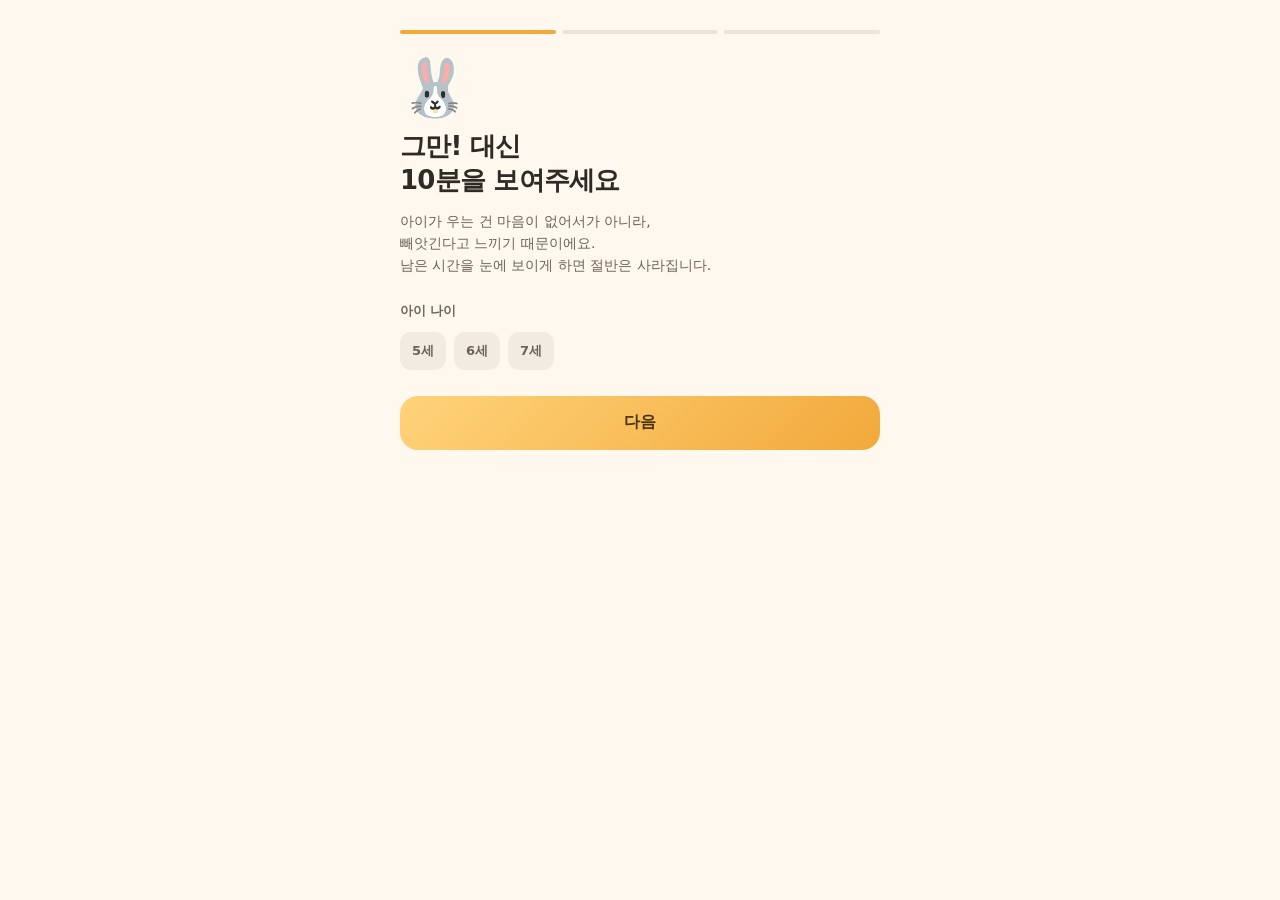
<file: index.html>
<!doctype html>
<html lang="ko">
<head>
<script>document.documentElement.classList.add('js');</script>
<meta charset="utf-8">
<meta name="viewport" content="width=device-width,initial-scale=1,viewport-fit=cover,maximum-scale=1,user-scalable=no">
<title>미리 — 그만! 대신 10분을 보여주세요</title>
<meta name="description" content="5~7세 아이의 전환을 덜 아프게. 남은 시간을 보여주고, 고르게 하는 앱.">
<meta name="theme-color" content="#FFF8EE" media="(prefers-color-scheme: light)">
<meta name="theme-color" content="#17130F" media="(prefers-color-scheme: dark)">
<meta name="apple-mobile-web-app-capable" content="yes">
<meta name="apple-mobile-web-app-status-bar-style" content="default">
<meta name="apple-mobile-web-app-title" content="미리">
<link rel="manifest" href="manifest.webmanifest">
<link rel="icon" href="icons/icon.svg" type="image/svg+xml">
<link rel="apple-touch-icon" href="icons/icon-192.png">
<link rel="stylesheet" href="css/app.css">
</head>
<body>
<noscript>
  <div style="padding:18px 20px;background:#FFF1D8;color:#7A5A22;font-weight:800;font-size:14px;line-height:1.6">
    이 미리보기는 스크립트를 실행하지 않습니다. 실제 앱은 파일을 브라우저로 직접 여세요.
  </div>
</noscript>

<div id="offline-bar" hidden>인터넷이 없어도 시계는 돌아가요.</div>

<main id="app">

  <!-- ================= 온보딩 ================= -->
  <section id="view-onboarding" class="view">
    <div class="ob-progress"><i class="on"></i><i></i><i></i></div>

    <div class="ob-step active" data-step="1">
      <div class="ob-hero">🐰</div>
      <h1 class="h1">그만! 대신<br>10분을 보여주세요</h1>
      <p class="sub" style="margin-top:12px">
        아이가 우는 건 마음이 없어서가 아니라,<br>빼앗긴다고 느끼기 때문이에요.<br>
        남은 시간을 눈에 보이게 하면 절반은 사라집니다.
      </p>
      <div class="stack" style="margin-top:26px">
        <p class="muted" style="font-weight:800">아이 나이</p>
        <div class="seg" id="ob-age" style="gap:8px">
          <button data-age="5">5세</button>
          <button data-age="6">6세</button>
          <button data-age="7">7세</button>
        </div>
        <button class="btn sand" id="ob-next-1" style="margin-top:14px">다음</button>
      </div>
    </div>

    <div class="ob-step" data-step="2">
      <h1 class="h1">오늘 가장<br>힘든 순간은?</h1>
      <p class="sub" style="margin-top:10px">그 순간부터 바로 쓸 수 있게 준비해둘게요.</p>
      <div class="opt-grid" id="ob-moment">
        <button class="opt" data-key="go"><span class="em">🎒</span><span class="lb">등원</span></button>
        <button class="opt" data-key="home"><span class="em">🏠</span><span class="lb">하원</span></button>
        <button class="opt" data-key="bath"><span class="em">🛁</span><span class="lb">목욕</span></button>
        <button class="opt" data-key="sleep"><span class="em">🌙</span><span class="lb">잠자리</span></button>
      </div>
      <button class="btn sand" id="ob-next-2" style="margin-top:22px">다음</button>
    </div>

    <div class="ob-step" data-step="3">
      <div class="ob-hero">⏳</div>
      <h1 class="h1" id="ob-done-title">준비 끝났어요</h1>
      <p class="sub" style="margin-top:12px" id="ob-done-sub">
        3분만 먼저 해볼까요? 지금 아이에게 보여주세요.
      </p>
      <div class="card" style="margin-top:20px">
        <div class="row between">
          <div class="row" style="gap:10px">
            <span style="font-size:26px" id="ob-preview-em">🎒</span>
            <div>
              <div style="font-weight:800" id="ob-preview-lb">등원</div>
              <div class="muted" id="ob-preview-mt">10분</div>
            </div>
          </div>
          <span class="pill-time">첫 실행</span>
        </div>
      </div>
      <button class="btn sand" id="ob-start" style="margin-top:16px">지금 3분 켜보기</button>
      <button class="btn ghost" id="ob-skip" style="margin-top:10px">먼저 둘러볼게요</button>
    </div>
  </section>

  <!-- ================= 홈 ================= -->
  <section id="view-home" class="view">
    <div class="row between" style="margin-bottom:18px">
      <div class="brand"><span class="brand-dot"></span>미리</div>
      <div class="row" style="gap:8px">
        <button class="child-chip" id="home-child" aria-label="아이 바꾸기">🐰</button>
        <div class="muted" id="home-date"></div>
      </div>
    </div>

    <div class="hero">
      <div class="now-label">지금 이 순간</div>
      <div class="hero-title"><span class="em" id="hero-em">🎒</span><span id="hero-lb">등원</span></div>
      <div class="sub" id="hero-sub">10분을 보여주고 시작하세요.</div>
      <div class="hero-actions">
        <button class="btn sand" id="hero-start">시계 켜기</button>
        <button class="btn ghost" id="hero-change" style="width:auto;flex:none;min-width:88px">시간</button>
      </div>
      <div class="hero-meta" id="hero-usage"></div>
    </div>

    <div class="install-banner" id="install-banner" hidden>
      <div class="ib-text">
        <strong>홈 화면에 추가</strong>
        <span id="install-banner-sub">앱처럼 열리고, 알림도 받을 수 있어요.</span>
      </div>
      <button class="btn ghost sm" id="install-banner-go">추가</button>
      <button class="ib-x" id="install-banner-x" aria-label="닫기">✕</button>
    </div>

    <div class="section" id="routine-section" hidden>
      <div class="section-head"><h2 class="h2">루틴</h2><span class="muted" id="routine-lock"></span></div>
      <div class="stack" id="routine-list"></div>
    </div>

    <div class="section">
      <div class="section-head"><h2 class="h2">오늘의 전환</h2><span class="muted" id="home-today-stat"></span></div>
      <div class="preset-grid" id="preset-grid"></div>
    </div>

    <div class="section">
      <div class="section-head"><h2 class="h2">방금 전</h2><span class="muted" id="home-log-count"></span></div>
      <div class="card" style="padding:8px 16px" id="home-logs"></div>
    </div>
  </section>

  <!-- ================= 카드 ================= -->
  <section id="view-cards" class="view">
    <h1 class="h1" style="margin-bottom:8px">둘 중에 골라</h1>
    <p class="sub" style="margin-bottom:20px">어른이 정할 순간을 아이 손에 넘겨주세요.<br>고른 기록이 남아서, 뒤집기 어려워집니다.</p>
    <div class="stack" id="set-list"></div>

    <div class="section">
      <div class="section-head"><h2 class="h2">내 사진으로</h2><span class="muted" id="photo-count"></span></div>
      <div class="chip-row" id="photo-set"></div>
      <div class="set-group">
        <div class="set-item">
          <span class="k">사진 카드 추가</span>
          <button class="btn ghost sm" id="photo-add">사진 고르기</button>
        </div>
      </div>
      <div class="photo-strip" id="photo-list"></div>
      <input type="file" id="photo-file" accept="image/*" capture="environment" hidden>
    </div>

    <div class="section">
      <div class="section-head"><h2 class="h2">최근 선택</h2></div>
      <div class="card" style="padding:8px 16px" id="choice-logs"></div>
    </div>
  </section>

  <!-- ================= 기록 ================= -->
  <section id="view-records" class="view">
    <h1 class="h1" style="margin-bottom:6px">기록</h1>
    <p class="sub" style="margin-bottom:16px">잘한 것만 조용히 쌓입니다. 점수도, 순위도 없어요.</p>

    <div class="chip-row" id="rec-child"></div>

    <div class="stat-row">
      <div class="stat"><div class="n" id="st-week">0</div><div class="l">이번 주 성공</div></div>
      <div class="stat"><div class="n" id="st-total">0</div><div class="l">전체 전환</div></div>
      <div class="stat"><div class="n" id="st-rate">–</div><div class="l">성공률</div></div>
    </div>

    <div class="section">
      <div class="section-head"><h2 class="h2" id="chart-title">최근 7일</h2><span class="muted" id="chart-hint"></span></div>
      <div class="card"><div class="chart" id="chart"></div></div>
    </div>

    <div class="section">
      <div class="section-head"><h2 class="h2">오늘</h2></div>
      <div class="card" style="padding:8px 16px" id="today-logs"></div>
    </div>
  </section>

  <!-- ================= 설정 ================= -->
  <section id="view-settings" class="view">
    <h1 class="h1" style="margin-bottom:20px">설정</h1>

    <div class="section-head"><h2 class="h2">아이</h2><button class="btn ghost sm" id="child-add">아이 추가</button></div>
    <div class="chip-row" id="child-chips"></div>
    <div class="set-group" style="margin-top:10px">
      <div class="set-item">
        <span class="k">나이</span>
        <div class="seg" id="set-age">
          <button data-age="5">5</button><button data-age="6">6</button><button data-age="7">7</button>
        </div>
      </div>
    </div>

    <div class="section">
      <div class="section-head"><h2 class="h2">소리와 화면</h2></div>
      <div class="set-group">
        <div class="set-item">
          <span class="k">소리<small>절반 · 30초 · 끝날 때</small></span>
          <button class="switch" id="set-sound" aria-label="소리"></button>
        </div>
        <div class="set-item" id="haptics-row">
          <span class="k">진동</span><button class="switch" id="set-haptics" aria-label="진동"></button>
        </div>
        <div class="set-item">
          <span class="k">화면</span>
          <div class="seg" id="set-theme">
            <button data-theme="auto">자동</button>
            <button data-theme="light">밝게</button>
            <button data-theme="dark">어둡게</button>
          </div>
        </div>
      </div>
    </div>

    <div class="section">
      <div class="section-head"><h2 class="h2">알림</h2></div>
      <div class="set-group">
        <div class="set-item">
          <span class="k">종료 알림</span>
          <button class="btn ghost sm" id="set-notify">켜기</button>
        </div>
        <div class="set-item"><span class="k">지금 상태</span><span class="v" id="set-notify-state">–</span></div>
        <div class="set-item"><span class="k">조용한 시간</span><span class="v">22:00 ~ 07:00</span></div>
      </div>
      <p class="note" id="notify-note"></p>
    </div>

    <div class="section">
      <div class="section-head"><h2 class="h2">전환 시간</h2><button class="btn ghost sm" id="preset-add">추가</button></div>
      <div class="set-group" id="preset-settings"></div>
    </div>

    <div class="section">
      <div class="section-head"><h2 class="h2">루틴</h2><span class="muted" id="routine-plan"></span></div>
      <div class="set-group" id="routine-settings"></div>
    </div>

    <div class="section">
      <div class="section-head"><h2 class="h2">앱</h2></div>
      <div class="set-group" id="install-block" hidden>
        <div class="set-item">
          <span class="k">홈 화면에 추가</span>
          <span class="v">브라우저 메뉴 → 홈 화면에 추가</span>
        </div>
      </div>
      <div class="set-group" style="margin-top:12px">
        <div class="set-item"><span class="k">내보내기 (JSON)</span><button class="btn ghost sm" id="data-export">저장</button></div>
        <div class="set-item"><span class="k">내보내기 (CSV)</span><button class="btn ghost sm" id="data-export-csv">저장</button></div>
        <div class="set-item"><span class="k">불러오기</span><button class="btn ghost sm" id="data-import">파일 선택</button></div>
        <div class="set-item"><span class="k">데이터 초기화</span><button class="btn ghost sm" id="set-reset">초기화</button></div>
      </div>
      <input type="file" id="import-file" accept="application/json,.json" hidden>
    </div>

    <p class="privacy" style="margin-top:22px">
      아이의 기록은 이 기기 밖으로 나가지 않습니다.<br>
      서버로 보내지 않고, 계정도 만들지 않습니다.<br><br>
      미리 v1.1
    </p>
  </section>

  <!-- ================= 페이월 ================= -->
  <section id="view-paywall" class="view">
    <button class="pw-back" id="paywall-back" aria-label="뒤로">←</button>
    <div class="pw-hero">🌅</div>
    <h1 class="h1" style="margin-bottom:10px" id="paywall-title">매일 아침 4단계를<br>한 번에</h1>
    <p class="sub" id="paywall-why">기상부터 등원까지, 단계마다 시계를 켜지 않아도 됩니다.</p>

    <div class="card" style="margin-top:22px">
      <div class="pw-line"><span>루틴 세트 (아침·저녁)</span><b>포함</b></div>
      <div class="pw-line"><span>사진 카드 (내 물건으로)</span><b>포함</b></div>
      <div class="pw-line"><span>시계 횟수 제한 없음</span><b>포함</b></div>
      <div class="pw-line"><span>기록 30일</span><b>포함</b></div>
      <div class="pw-line"><span>아이 두 명</span><b>포함</b></div>
    </div>

    <div class="pw-price"><b>월 4,900원</b><span> · 연 39,000원</span></div>
    <p class="note" style="text-align:center">지금은 베타 기간이라 결제 없이 켜볼 수 있어요.</p>

    <button class="btn sand" id="paywall-cta" style="margin-top:14px">베타로 켜기</button>
    <button class="btn ghost" id="paywall-later" style="margin-top:10px">지금은 무료로 계속</button>
  </section>

</main>

<!-- ================= 아이 화면 ================= -->
<section id="view-kid" class="fullscreen">
  <div class="kid-wrap" id="kid-wrap">
    <div class="routine-dots" id="routine-dots"></div>
    <div class="jar" id="jar">
      <div class="sand-fill" id="sand"></div>
      <div class="jar-ticks" id="jar-ticks" aria-hidden="true"></div>
      <div class="bunny" id="bunny">🐰</div>
      <div class="door" id="door">🚪</div>
    </div>
    <div class="kid-cue" id="kid-cue" role="status" aria-live="polite"></div>
    <button class="kid-exit" id="kid-exit" aria-label="나가기">✕</button>
    <div class="end-panel" id="end-panel">
      <div class="end-hint" id="end-hint">부모님만</div>
      <div class="end-row">
        <button class="btn ghost" id="end-extend">3분 더</button>
        <button class="btn sand" id="end-done">잘 넘어갔어요</button>
      </div>
    </div>
  </div>
</section>

<!-- ================= 선택 카드 화면 ================= -->
<section id="view-choice" class="fullscreen">
  <div class="choice-wrap">
    <button class="kid-exit" id="choice-exit" aria-label="닫기">✕</button>
    <div class="choice-q" id="choice-q">뭘 입을까?</div>
    <div class="choice-grid" id="choice-grid"></div>
    <div class="choice-foot" id="choice-foot" style="display:none">
      <button class="btn ghost sm" id="choice-again">한 번 더</button>
      <button class="btn sm" id="choice-close">닫기</button>
    </div>
  </div>
</section>

<!-- ================= 탭바 ================= -->
<nav id="tabbar" hidden>
  <div class="tabs">
    <button class="tab on" data-tab="home"><span class="ic">🏠</span><span>홈</span></button>
    <button class="tab" data-tab="cards"><span class="ic">🃏</span><span>골라</span></button>
    <button class="tab" data-tab="records"><span class="ic">📊</span><span>기록</span></button>
    <button class="tab" data-tab="settings"><span class="ic">⚙️</span><span>설정</span></button>
  </div>
</nav>

<div class="sheet-back" id="sheet">
  <div class="sheet">
    <div class="row between">
      <span class="h2" id="sheet-title">몇 분 보여줄까요?</span>
      <span class="muted">숫자는 아이에게 안 보여요</span>
    </div>
    <div class="seg sheet-mode" id="sheet-mode">
      <button data-mode="until">시작까지</button>
      <button data-mode="during">하는 동안</button>
    </div>
    <p class="sheet-mode-note" id="sheet-mode-note"></p>
    <div class="sheet-grid" id="sheet-grid">
      <button data-min="1">1분</button>
      <button data-min="3">3분</button>
      <button data-min="5">5분</button>
      <button data-min="10">10분</button>
      <button data-min="15">15분</button>
      <button data-min="20">20분</button>
    </div>
    <div class="sheet-custom">
      <input type="number" id="sheet-custom" min="1" max="60" inputmode="numeric" placeholder="직접 입력">
      <span class="muted">분</span>
      <button class="btn ghost sm" id="sheet-custom-go">시작</button>
    </div>
    <button class="btn ghost" id="sheet-cancel" style="margin-top:14px">닫기</button>
  </div>
</div>

<div class="confirm-back" id="confirm">
  <div class="confirm">
    <div class="h2" id="confirm-title">확인</div>
    <p class="sub" id="confirm-text" style="margin-top:8px"></p>
    <input id="confirm-input" hidden maxlength="12" style="margin-top:14px;width:100%;height:46px;border-radius:14px;border:1.5px solid rgba(46,42,38,.18);background:transparent;color:inherit;font:inherit;font-weight:700;padding:0 14px">
    <div class="confirm-row">
      <button class="btn ghost" id="confirm-cancel">취소</button>
      <button class="btn sand" id="confirm-ok">확인</button>
    </div>
  </div>
</div>

<div id="toast"></div>

<script src="js/store.js"></script>
<script src="js/app.js"></script>
</body>
</html>
</file>
<file: css/app.css>
:root{
  --cream:#FFF8EE;
  --card:#FFFFFF;
  --ink:#2E2A26;
  --ink-2:#6B6259;
  --ink-3:#6E655C;
  --sand:#F2A93B;
  --sand-2:#FFD37A;
  --sand-ink:#8A5A0C;
  --mint:#6FC1A0;
  --sky:#8AB6E1;
  --rose:#E88E8E;
  --line:rgba(46,42,38,.08);
  --line-2:rgba(46,42,38,.14);
  --r-lg:28px;
  --r-md:20px;
  --r-sm:14px;
  --shadow:0 10px 30px rgba(120,95,60,.10);
  --shadow-lg:0 18px 50px rgba(120,95,60,.16);
  --safe-b:env(safe-area-inset-bottom,0px);
  --safe-t:env(safe-area-inset-top,0px);
}

/* 다크 테마: 잠자리 전환에서 눈부시지 않게 */
html[data-theme="dark"]{
  --cream:#17130F;
  --card:#221C17;
  --ink:#F3EBE0;
  --ink-2:#C8BDAF;
  --ink-3:#A2968A;
  --sand:#F2A93B;
  --sand-2:#FFC86B;
  --sand-ink:#FFC86B;
  --line:rgba(243,235,224,.10);
  --line-2:rgba(243,235,224,.18);
  --shadow:0 10px 30px rgba(0,0,0,.36);
  --shadow-lg:0 18px 50px rgba(0,0,0,.5);
}
html[data-theme="dark"] .hero{
  background:linear-gradient(150deg,#2B2219 0%,#332818 55%,#3A2C17 100%);
}
html[data-theme="dark"] .hero .now-label{color:#FFC86B}
html[data-theme="dark"] .hero::after{background:rgba(255,255,255,.05)}
html[data-theme="dark"] .opt,
html[data-theme="dark"] .preset,
html[data-theme="dark"] .set-tile,
html[data-theme="dark"] .choice-card{background:var(--card)}
html[data-theme="dark"] .btn.ghost{background:rgba(243,235,224,.10);color:var(--ink)}
html[data-theme="dark"] .btn.sand{color:#3D2F10}
html[data-theme="dark"] .pill-time{background:rgba(255,200,107,.16);color:#FFC86B}
html[data-theme="dark"] .tag.s{background:rgba(111,193,160,.18);color:#8FD8BA}
html[data-theme="dark"] .privacy{color:var(--ink-3)}

*{box-sizing:border-box;-webkit-tap-highlight-color:transparent}
html,body{margin:0;padding:0}
body{
  background:var(--cream);
  color:var(--ink);
  font-family:-apple-system,BlinkMacSystemFont,"Apple SD Gothic Neo","Pretendard","Noto Sans KR","Malgun Gothic",system-ui,sans-serif;
  -webkit-font-smoothing:antialiased;
  overflow-x:hidden;
}
button{font:inherit;color:inherit;border:0;background:none;cursor:pointer}
h1,h2,h3,p{margin:0}
ul{margin:0;padding:0;list-style:none}

#app{
  max-width:520px;
  margin:0 auto;
  padding:calc(var(--safe-t) + 18px) 20px calc(92px + var(--safe-b));
  min-height:100vh;
  min-height:100dvh;
}
.view{display:block}
/* JS가 없으면 온보딩 정적 내용이 그대로 보인다 (미리보기에서 흰 화면 방지) */
html.js .view{display:none;animation:fade .22s ease}
html.js .view.active{display:block}
@keyframes fade{from{opacity:0;transform:translateY(6px)}to{opacity:1;transform:none}}

/* 모션 감소: 애니메이션 없이 즉시 상태 전환 */
@media (prefers-reduced-motion: reduce){
  *,*::before,*::after{
    animation-duration:.001ms !important;
    animation-iteration-count:1 !important;
    transition-duration:.001ms !important;
    scroll-behavior:auto !important;
  }
}
html.reduce-motion .bunny.wave{animation:none}
html.reduce-motion .bunny.leave{transition:none}

/* ---------- 공통 ---------- */
.brand{display:flex;align-items:center;gap:8px;font-weight:800;letter-spacing:-.02em}
.brand-dot{width:10px;height:10px;border-radius:50%;background:var(--sand)}
.h1{font-size:26px;font-weight:800;letter-spacing:-.03em;line-height:1.3}
.h2{font-size:18px;font-weight:800;letter-spacing:-.02em}
.sub{color:var(--ink-2);font-size:14px;line-height:1.6}
.muted{color:var(--ink-3);font-size:12.5px}
.card{background:var(--card);border-radius:var(--r-lg);padding:20px;box-shadow:var(--shadow)}
.row{display:flex;align-items:center;gap:12px}
.between{justify-content:space-between}
.stack{display:flex;flex-direction:column;gap:12px}
.section{margin-top:26px}
.section-head{display:flex;align-items:baseline;justify-content:space-between;margin-bottom:12px}
.btn{
  display:flex;align-items:center;justify-content:center;gap:8px;
  min-height:54px;padding:0 20px;border-radius:18px;font-weight:800;font-size:16px;
  background:var(--ink);color:var(--cream);transition:transform .12s ease,opacity .12s;
  width:100%;
}
.btn:active{transform:scale(.975)}
.btn.sand{background:linear-gradient(135deg,var(--sand-2),var(--sand));color:#4A3411}
.btn.ghost{background:rgba(46,42,38,.06);color:var(--ink)}
.btn.sm{min-height:44px;font-size:14px;border-radius:14px;padding:0 14px;width:auto}
.chip{
  display:inline-flex;align-items:center;gap:6px;
  padding:8px 14px;border-radius:999px;background:rgba(46,42,38,.06);
  font-size:13.5px;font-weight:700;color:var(--ink-2);
}
.chip.on{background:var(--ink);color:var(--cream)}
.pill-time{
  padding:6px 10px;border-radius:999px;background:rgba(242,169,59,.14);
  color:var(--sand-ink);font-weight:800;font-size:12.5px;
}

/* ---------- 온보딩 ---------- */
#view-onboarding{padding-top:12px}
.ob-hero{font-size:56px;line-height:1;margin:8px 0 14px}
.ob-step{display:none}
.ob-step.active{display:block;animation:fade .25s ease}
.ob-progress{display:flex;gap:6px;margin-bottom:26px}
.ob-progress i{height:4px;flex:1;border-radius:99px;background:rgba(46,42,38,.1)}
.ob-progress i.on{background:var(--sand)}
.opt-grid{display:grid;grid-template-columns:1fr 1fr;gap:12px;margin-top:18px}
.opt{
  background:var(--card);border-radius:22px;padding:20px 16px;text-align:center;
  box-shadow:var(--shadow);border:2px solid transparent;transition:.15s;
}
.opt .em{font-size:34px;display:block;margin-bottom:8px}
.opt .lb{font-weight:800;font-size:15px}
.opt:active{transform:scale(.97)}
.opt.sel{border-color:var(--sand);box-shadow:0 0 0 4px rgba(242,169,59,.16),var(--shadow)}

/* ---------- 홈 ---------- */
.hero{
  background:linear-gradient(150deg,#FFF1D8 0%,#FFE6BC 55%,#FFDFAE 100%);
  border-radius:var(--r-lg);padding:22px;box-shadow:var(--shadow);position:relative;overflow:hidden;
}
.hero::after{
  content:"";position:absolute;right:-30px;top:-40px;width:150px;height:150px;
  border-radius:50%;background:rgba(255,255,255,.45);
}
.hero .now-label{font-size:12.5px;font-weight:800;color:var(--sand-ink);letter-spacing:.06em}
.hero-title{font-size:24px;font-weight:800;letter-spacing:-.03em;margin:6px 0 4px;display:flex;align-items:center;gap:10px}
.hero-title .em{font-size:30px}
.hero-actions{display:flex;gap:10px;margin-top:16px;position:relative;z-index:1}

.preset-grid{display:grid;grid-template-columns:1fr 1fr;gap:12px}
.preset{
  background:var(--card);border-radius:var(--r-md);padding:16px;box-shadow:var(--shadow);
  display:flex;flex-direction:column;gap:10px;text-align:left;transition:transform .12s;
  position:relative;overflow:hidden;
}
.preset:active{transform:scale(.975)}
.preset .em{font-size:26px}
.preset .lb{font-weight:800;font-size:15.5px;letter-spacing:-.02em}
.preset .mt{font-size:12.5px;color:var(--ink-3);font-weight:700}
.preset .pin{
  position:absolute;top:12px;right:12px;font-size:11px;font-weight:800;color:var(--sand-ink);
  background:rgba(242,169,59,.16);padding:4px 8px;border-radius:99px;
}
.preset .go{
  margin-top:2px;font-size:13px;font-weight:800;color:var(--sand-ink);
  display:flex;align-items:center;gap:4px;
}

.log-list{display:flex;flex-direction:column;gap:2px}
.log-item{display:flex;align-items:center;gap:12px;padding:12px 4px;border-bottom:1px solid var(--line)}
.log-item:last-child{border-bottom:0}
.log-em{font-size:20px;width:26px;text-align:center}
.log-main{flex:1;font-weight:700;font-size:14.5px}
.log-time{font-size:12.5px;color:var(--ink-3);font-weight:700}
.tag{font-size:11.5px;font-weight:800;padding:4px 9px;border-radius:99px}
.tag.s{background:rgba(111,193,160,.16);color:#2E7D5F}
.tag.e{background:rgba(242,169,59,.18);color:var(--sand-ink)}
.tag.a{background:rgba(232,142,142,.16);color:#A94A4A}

.empty{
  text-align:center;padding:34px 18px;color:var(--ink-2);
  background:var(--card);border-radius:var(--r-md);font-size:14px;line-height:1.7;
}

/* ---------- 카드 ---------- */
.set-tile{
  display:flex;align-items:center;gap:14px;background:var(--card);border-radius:var(--r-md);
  padding:16px;box-shadow:var(--shadow);width:100%;text-align:left;transition:transform .12s;
}
.set-tile:active{transform:scale(.98)}
.set-tile .em{font-size:26px}
.set-tile .nm{font-weight:800;font-size:15.5px;flex:1}
.set-tile .arw{color:var(--ink-3);font-weight:800}

/* ---------- 전체화면 (아이) ---------- */
.fullscreen{
  position:fixed;inset:0;z-index:60;margin:0;max-width:none;padding:0;
  display:none;
}
.fullscreen.active{display:flex}
.kid-wrap{
  width:100%;height:100%;display:flex;align-items:center;justify-content:center;
  background:radial-gradient(120% 90% at 50% 0%,#FFF6E4 0%,#FFE9C6 60%,#FFDDAF 100%);
  position:relative;overflow:hidden;
  transition:opacity .6s ease;
}
.kid-wrap.out{opacity:0}
.jar{
  position:relative;width:min(74vw,380px);aspect-ratio:3/4;
  border-radius:44px;background:#FFFDF8;overflow:hidden;
  box-shadow:0 20px 60px rgba(150,110,50,.20),inset 0 0 0 3px rgba(255,255,255,.9);
}
.jar::after{
  content:"";position:absolute;inset:0;border-radius:44px;
  box-shadow:inset 0 -20px 40px rgba(180,130,60,.10);pointer-events:none;
}
.sand-fill{
  position:absolute;left:0;right:0;bottom:0;height:0%;z-index:1;
  background:linear-gradient(180deg,var(--sand-2),var(--sand));
}
/* 칸을 하나 지날 때마다 모래 표면이 한 번 출렁인다 */
.sand-fill.pulse::before{animation:ripple .8s ease-out}
@keyframes ripple{
  0%{transform:scaleY(1)}
  35%{transform:scaleY(1.4);filter:brightness(1.05)}
  100%{transform:scaleY(1)}
}
.sand-fill::before{
  content:"";position:absolute;left:-10%;right:-10%;top:-14px;height:22px;border-radius:50%;
  background:var(--sand-2);
}
/* 눈금: 모래에 덮이면 사라진다. 남은 칸 수 = 눈에 보이는 줄 수.
   5~7세는 연속된 높이보다 "몇 개 남았나"를 훨씬 잘 센다.
   모래보다 아래(z-index 0)에 두는 것이 핵심 — 위에 두면 전부 보여서 셀 수 없다. */
.jar-ticks{position:absolute;inset:0;pointer-events:none;z-index:0}
.jar-ticks i{
  position:absolute;left:11%;right:11%;height:3px;border-radius:2px;
  background:rgba(146,94,32,.40);
}
html[data-theme="dark"] .jar-ticks i{background:rgba(243,235,224,.20)}

.bunny{
  position:absolute;left:50%;bottom:0;z-index:2;
  font-size:clamp(46px,13vw,68px);line-height:1;
  transform:translate(-50%,14%);
  filter:drop-shadow(0 6px 10px rgba(140,100,50,.18));
  will-change:bottom,transform;
}
.bunny.wave{animation:wave 1.1s ease-in-out 3}
@keyframes wave{
  0%,100%{transform:translate(-50%,14%) rotate(0deg) scale(1)}
  25%{transform:translate(-50%,2%) rotate(-9deg) scale(1.06)}
  60%{transform:translate(-50%,10%) rotate(9deg) scale(1.03)}
}
.bunny.leave{
  transition:transform 1s cubic-bezier(.4,0,.2,1),opacity .7s ease .5s;
  transform:translate(-50%,14%) translate(90px,-30px) scale(.75);
  opacity:0;
}
.door{
  position:absolute;right:10%;bottom:0;font-size:clamp(34px,9vw,52px);
  opacity:0;transition:opacity .5s ease .35s;filter:drop-shadow(0 4px 8px rgba(140,100,50,.15));
}
.door.on{opacity:1}

.kid-exit{
  position:absolute;top:calc(var(--safe-t) + 14px);right:16px;
  width:44px;height:44px;border-radius:50%;background:rgba(255,255,255,.55);
  color:rgba(90,70,45,.45);font-size:16px;font-weight:800;
  display:flex;align-items:center;justify-content:center;
  backdrop-filter:blur(6px);
  /* 길게 누르는 동안 왼쪽부터 채워져 "지금 누르고 있다"를 보여준다 */
  background-image:linear-gradient(90deg,rgba(242,169,59,.55),rgba(242,169,59,.55));
  background-repeat:no-repeat;background-position:left center;background-size:0% 100%;
  touch-action:none;-webkit-tap-highlight-color:transparent;
  transition:transform .14s ease,color .14s ease,background-color .14s ease;
}
.kid-exit.holding{
  background-color:rgba(255,255,255,.92);
  color:var(--ink);transform:scale(.94);
  background-size:100% 100%;
  transition:background-size 1.5s linear,transform .14s ease,color .14s ease;
}
html[data-theme="dark"] .kid-exit.holding{background-color:rgba(243,235,224,.16)}
.set-item .k small{display:block;font-size:11.5px;font-weight:600;color:var(--ink-3);margin-top:3px}

.end-panel{
  position:absolute;left:0;right:0;bottom:calc(var(--safe-b) + 30px);
  padding:0 22px;display:flex;flex-direction:column;gap:10px;align-items:center;
  opacity:0;pointer-events:none;transition:opacity .4s ease;
}
.end-panel.on{opacity:1;pointer-events:auto}
.end-hint{font-size:12px;font-weight:800;color:rgba(120,90,50,.5);letter-spacing:.04em}
.end-row{display:flex;gap:10px;width:100%;max-width:420px}
.end-row .btn{min-height:52px;flex:1 1 0;width:auto;min-width:0}

/* ---------- 선택 카드 ---------- */
.choice-wrap{
  width:100%;height:100%;display:flex;flex-direction:column;
  background:radial-gradient(120% 90% at 50% 0%,#F2FAF6 0%,#E6F5EE 60%,#D9EFE4 100%);
  padding:calc(var(--safe-t) + 26px) 22px calc(var(--safe-b) + 26px);
  position:relative;
}
.choice-q{text-align:center;font-size:20px;font-weight:800;letter-spacing:-.02em;color:#2C4A3C;margin-bottom:auto}
.choice-grid{display:grid;grid-template-columns:1fr 1fr;gap:14px;flex:1;align-content:center;padding:20px 0}
.choice-card{
  aspect-ratio:3/4;border-radius:32px;background:var(--card);box-shadow:var(--shadow-lg);
  display:flex;flex-direction:column;align-items:center;justify-content:center;gap:10px;
  transition:transform .18s ease,opacity .3s ease,box-shadow .2s;
  border:3px solid transparent;
}
.choice-card:active{transform:scale(.96)}
.choice-card .em{font-size:clamp(54px,17vw,86px);line-height:1}
.choice-card .lb{font-weight:800;font-size:15px;color:var(--ink-2)}
.choice-card.dim{opacity:.22;transform:scale(.9)}
.choice-card.pick{border-color:var(--mint);box-shadow:0 0 0 6px rgba(111,193,160,.18),var(--shadow-lg);transform:scale(1.04)}
.choice-foot{display:flex;justify-content:center;gap:10px;padding-top:8px}
.choice-foot .btn{width:auto;min-width:130px}

/* ---------- 기록 ---------- */
.stat-row{display:grid;grid-template-columns:repeat(3,1fr);gap:10px}
.stat{background:var(--card);border-radius:var(--r-md);padding:16px 14px;box-shadow:var(--shadow)}
.stat .n{font-size:24px;font-weight:800;letter-spacing:-.03em}
.stat .l{font-size:12px;color:var(--ink-3);font-weight:700;margin-top:2px}
.chart{display:flex;align-items:flex-end;gap:10px;height:132px;padding:8px 2px 0}
.bar-col{flex:1;display:flex;flex-direction:column;align-items:center;gap:8px;height:100%;justify-content:flex-end}
.bar-track{width:100%;flex:1;display:flex;align-items:flex-end;background:rgba(46,42,38,.05);border-radius:10px;overflow:hidden}
.bar-fill{width:100%;background:linear-gradient(180deg,var(--sand-2),var(--sand));border-radius:10px;min-height:4px;transition:height .5s cubic-bezier(.2,.8,.2,1)}
.bar-col .d{font-size:11.5px;color:var(--ink-3);font-weight:800}
.bar-col.today .d{color:var(--sand-ink)}

/* ---------- 설정 ---------- */
.set-group{background:var(--card);border-radius:var(--r-md);box-shadow:var(--shadow);overflow:hidden}
.set-item{display:flex;align-items:center;justify-content:space-between;gap:12px;padding:16px;border-bottom:1px solid var(--line)}
.set-item:last-child{border-bottom:0}
.set-item .k{font-weight:700;font-size:14.5px}
.set-item .v{font-size:13.5px;color:var(--ink-3);font-weight:700}
.seg{display:flex;gap:6px}
.seg button{min-height:38px;min-width:38px;padding:7px 12px;border-radius:11px;background:rgba(46,42,38,.06);font-weight:800;font-size:13px;color:var(--ink-2)}
.seg button.on{background:var(--ink);color:var(--cream)}
.switch{width:50px;height:30px;border-radius:99px;background:rgba(46,42,38,.16);position:relative;transition:.2s;flex:none}
/* 보이는 크기는 작게, 누르는 영역은 44px 이상으로 */
.switch::before{content:"";position:absolute;inset:-8px;border-radius:99px}
.switch::after{content:"";position:absolute;top:3px;left:3px;width:24px;height:24px;border-radius:50%;background:#fff;transition:.2s;box-shadow:0 2px 6px rgba(0,0,0,.15)}
.switch.on{background:var(--mint)}
.switch.on::after{left:23px}
.time-input{
  border:0;background:rgba(46,42,38,.05);border-radius:11px;padding:8px 10px;
  font-weight:800;font-size:14px;color:var(--ink);width:96px;text-align:center;
}
.privacy{font-size:12px;line-height:1.7;color:var(--ink-3);padding:0 4px}

/* ---------- 탭바 ---------- */
#tabbar{
  position:fixed;bottom:0;left:0;right:0;z-index:40;
  background:rgba(255,248,238,.90);
  background:color-mix(in srgb, var(--cream) 88%, transparent);backdrop-filter:blur(14px);
  border-top:1px solid var(--line);
  padding-bottom:var(--safe-b);
}
.tabs{max-width:520px;margin:0 auto;display:grid;grid-template-columns:repeat(4,1fr)}
.tab{
  display:flex;flex-direction:column;align-items:center;gap:3px;
  padding:10px 0 12px;color:var(--ink-3);font-size:11px;font-weight:800;
}
.tab .ic{font-size:19px;line-height:1;filter:grayscale(1);opacity:.55}
.tab.on{color:var(--ink)}
.tab.on .ic{filter:none;opacity:1}

/* ---------- 시트 ---------- */
.sheet-back{
  position:fixed;inset:0;z-index:80;background:rgba(46,42,38,.35);
  display:none;align-items:flex-end;justify-content:center;
  backdrop-filter:blur(2px);
}
.sheet-back.on{display:flex}
.sheet{
  width:100%;max-width:520px;background:var(--cream);
  border-radius:28px 28px 0 0;padding:22px 20px calc(24px + var(--safe-b));
  animation:up .24s cubic-bezier(.2,.8,.2,1);
}
@keyframes up{from{transform:translateY(30px);opacity:.6}to{transform:none;opacity:1}}
.sheet-grid{display:grid;grid-template-columns:repeat(4,1fr);gap:10px;margin-top:14px}
.sheet-grid button{
  padding:16px 0;border-radius:16px;background:var(--card);font-weight:800;font-size:15px;
  box-shadow:var(--shadow);
}
.sheet-grid button:active{transform:scale(.96)}

/* ---------- 토스트 ---------- */
#toast{
  position:fixed;left:50%;bottom:calc(90px + var(--safe-b));transform:translate(-50%,14px);
  background:rgba(46,42,38,.92);color:#fff;padding:12px 18px;border-radius:14px;
  font-size:13.5px;font-weight:700;opacity:0;pointer-events:none;transition:.25s;z-index:90;
  max-width:86vw;text-align:center;
}
#toast.on{opacity:1;transform:translate(-50%,0)}

@media (prefers-reduced-motion:reduce){
  *{animation-duration:.001s!important;transition-duration:.001s!important}
}

/* =====================================================================
   v1.0 완성분: 신규 컴포넌트
   ===================================================================== */

/* ---------- 오프라인 / 설치 배너 ---------- */
#offline-bar{
  position:fixed;left:0;right:0;top:0;z-index:120;
  padding:calc(8px + env(safe-area-inset-top)) 16px 8px;
  background:#4A423A;color:#FFF6E8;font-size:12.5px;font-weight:700;text-align:center;
}
#offline-bar[hidden]{display:none}

.install-banner{
  display:flex;align-items:center;gap:10px;margin-top:14px;padding:14px 16px;
  background:rgba(242,169,59,.13);border-radius:var(--r-md);border:1px solid rgba(242,169,59,.35);
}
.install-banner[hidden]{display:none}
.install-banner .ib-text{flex:1;display:flex;flex-direction:column;gap:2px;min-width:0}
.install-banner strong{font-size:14px}
.install-banner .ib-text span{font-size:12.5px;color:var(--ink-2);line-height:1.4}
.install-banner .ib-x{
  width:30px;height:30px;flex:none;border-radius:50%;background:rgba(46,42,38,.08);
  display:grid;place-items:center;font-size:13px;color:var(--ink-2);
}
html[data-theme="dark"] .install-banner{background:rgba(242,169,59,.10)}
html[data-theme="dark"] .install-banner .ib-x{background:rgba(243,235,224,.10)}

/* ---------- 아이 칩 ---------- */
.child-chip{
  display:inline-grid;place-items:center;width:40px;height:40px;border-radius:50%;
  background:rgba(46,42,38,.07);font-size:17px;line-height:1;
}
.child-chip.on{background:var(--ink);color:var(--cream);box-shadow:0 0 0 3px rgba(242,169,59,.35)}
html[data-theme="dark"] .child-chip{background:rgba(243,235,224,.10)}

.chip-row{display:flex;gap:8px;flex-wrap:wrap;margin-bottom:14px}
.chip-row:empty{display:none}
.chip-btn{
  display:inline-flex;align-items:center;gap:7px;min-height:40px;padding:9px 15px;border-radius:999px;
  background:rgba(46,42,38,.06);font-size:13.5px;font-weight:700;color:var(--ink-2);
  border:1.5px solid transparent;
}
.chip-btn.on{background:var(--card);color:var(--ink);border-color:var(--sand);box-shadow:var(--shadow)}
html[data-theme="dark"] .chip-btn{background:rgba(243,235,224,.08)}

/* ---------- 히어로 사용량 ---------- */
.hero-meta{margin-top:12px;font-size:12px;font-weight:700;color:var(--sand-ink);position:relative;z-index:1}
html[data-theme="dark"] .hero-meta{color:#E0AE5B}
.hero-meta:empty{display:none}

/* ---------- 루틴 타일 ---------- */
.routine-tile{
  display:flex;align-items:center;gap:12px;background:var(--card);border-radius:var(--r-md);
  padding:14px 16px;box-shadow:var(--shadow);text-align:left;width:100%;
}
.routine-tile .em{font-size:24px;line-height:1}
.routine-tile .rt-main{flex:1;min-width:0}
.routine-tile .rt-name{font-weight:800;font-size:15px;display:block}
.routine-tile .rt-steps{font-size:12.5px;color:var(--ink-2);margin-top:2px;display:block}
.routine-tile .rt-lock{font-size:15px}
.routine-tile.locked{opacity:.62}

/* ---------- 아이 화면 루틴 점 ---------- */
.routine-dots{
  position:absolute;top:calc(18px + env(safe-area-inset-top));left:50%;transform:translateX(-50%);
  display:flex;gap:8px;z-index:3;
}
.routine-dots:empty{display:none}
.routine-dots i{width:9px;height:9px;border-radius:50%;background:rgba(46,42,38,.18)}
.routine-dots i.on{background:var(--sand);transform:scale(1.25)}
.routine-dots i.done{background:rgba(46,42,38,.35)}

/* ---------- 시간 시트 직접 입력 ---------- */
.sheet-custom{display:flex;align-items:center;gap:8px;margin-top:12px}
.sheet-custom input{
  flex:1;min-width:0;height:46px;border-radius:14px;border:1.5px solid var(--line-2);
  background:var(--card);color:var(--ink);padding:0 14px;font-size:15px;font-weight:700;
  font-family:inherit;
}
.sheet-custom input::placeholder{color:var(--ink-3);font-weight:600}

/* ---------- 확인 다이얼로그 ---------- */
.confirm-back{
  position:fixed;inset:0;z-index:140;display:none;align-items:center;justify-content:center;
  padding:24px;background:rgba(24,20,16,.45);
}
.confirm-back.on{display:flex}
.confirm{
  background:var(--card);border-radius:var(--r-lg);padding:24px;width:100%;max-width:360px;
  box-shadow:var(--shadow-lg);
}
.confirm-row{display:flex;gap:10px;margin-top:20px}
.confirm-row .btn{flex:1 1 0;width:auto;min-width:0;min-height:48px;font-size:15px}

/* ---------- 페이월 ---------- */
#view-paywall{padding-top:6px}
.pw-back{
  width:40px;height:40px;border-radius:50%;display:grid;place-items:center;
  background:rgba(46,42,38,.06);font-size:18px;margin-bottom:14px;
}
html[data-theme="dark"] .pw-back{background:rgba(243,235,224,.10)}
.pw-hero{font-size:48px;line-height:1;margin-bottom:14px}
.pw-line{
  display:flex;align-items:center;justify-content:space-between;padding:11px 0;
  border-bottom:1px solid var(--line);font-size:14px;
}
.pw-line:last-child{border-bottom:0}
.pw-line b{color:var(--ink-2);font-weight:700;font-size:13px}
.pw-price{margin-top:20px;font-size:14px;color:var(--ink-2)}
.pw-price b{font-size:22px;color:var(--ink);letter-spacing:-.02em}

/* ---------- 사진 카드 ---------- */
.choice-card .em.photo{
  width:100%;aspect-ratio:1;border-radius:18px;overflow:hidden;display:block;
  background:rgba(46,42,38,.06);
}
.choice-card .em.photo img{width:100%;height:100%;object-fit:cover;display:block}
.photo-strip{display:flex;gap:8px;flex-wrap:wrap;margin-top:10px}
.photo-thumb{
  position:relative;width:64px;height:64px;border-radius:14px;overflow:hidden;background:rgba(46,42,38,.06);
}
.photo-thumb img{width:100%;height:100%;object-fit:cover;display:block}
.photo-thumb button{
  position:absolute;top:2px;right:2px;width:20px;height:20px;border-radius:50%;
  background:rgba(24,20,16,.72);color:#fff;font-size:11px;display:grid;place-items:center;
}

/* ---------- 설정 보조 ---------- */
.note{color:var(--ink-3);font-size:12px;line-height:1.6;margin-top:8px}
.set-item .k{min-width:0}
.set-item .seg{flex:none}
.time-input{
  height:38px;border-radius:11px;border:1.5px solid var(--line-2);background:var(--card);
  color:var(--ink);padding:0 8px;font-size:13px;font-weight:700;font-family:inherit;
}
.row.wrap{flex-wrap:wrap;gap:8px}
.lock-pill{
  font-size:11.5px;font-weight:800;color:var(--sand-ink);background:rgba(242,169,59,.16);
  padding:5px 9px;border-radius:999px;
}
html[data-theme="dark"] .lock-pill{color:#FFC86B}

/* 차트 30일 대응 */
.chart.dense{gap:2px}
.chart.dense .bar-col .d{font-size:8px}

/* 다크 보정: 반투명 배경 위 텍스트와 보조 컨트롤 */
html[data-theme="dark"] .tag.e{background:rgba(242,169,59,.20);color:#FFC86B}
html[data-theme="dark"] .tag.a{background:rgba(232,142,142,.20);color:#F0A8A8}
html[data-theme="dark"] .bar-track{background:rgba(243,235,224,.08)}
html[data-theme="dark"] .switch{background:rgba(243,235,224,.22)}
html[data-theme="dark"] .seg button{background:rgba(243,235,224,.10)}
html[data-theme="dark"] .seg button.on{background:var(--ink);color:var(--cream)}
html[data-theme="dark"] .chip-btn.on{background:var(--card)}
html[data-theme="dark"] .log-item{border-bottom-color:var(--line)}
html[data-theme="dark"] .bar-fill{background:linear-gradient(180deg,var(--sand),#E09428)}

html[data-theme="dark"] #tabbar{background:rgba(23,19,15,.92)}
html[data-theme="dark"] .tab .ic{filter:none;opacity:.9}
html[data-theme="dark"] .tab{color:var(--ink-3)}
html[data-theme="dark"] .tab.on{color:var(--ink)}

/* 잠자리 전환: 아이 화면도 어둡게 (밝은 화면은 잠을 깨운다) */
html[data-theme="dark"] .kid-wrap{
  background:radial-gradient(120% 90% at 50% 0%,#241C15 0%,#1C1611 60%,#15110D 100%);
}
html[data-theme="dark"] .jar{
  background:#221B15;
  box-shadow:0 20px 60px rgba(0,0,0,.55),inset 0 0 0 2px rgba(243,235,224,.10);
}
html[data-theme="dark"] .jar::after{box-shadow:inset 0 -20px 40px rgba(0,0,0,.35)}
html[data-theme="dark"] .sand-fill{background:linear-gradient(180deg,#C98A2E,#8E5F1C)}
html[data-theme="dark"] .kid-exit{background:rgba(243,235,224,.10);color:var(--ink-2)}
html[data-theme="dark"] .door{filter:drop-shadow(0 4px 8px rgba(0,0,0,.4)) saturate(.85)}

/* 아이 화면 한 줄 안내 — 아이가 아니라 부모가 읽는 글씨 */
.kid-cue{
  position:absolute;left:50%;top:calc(var(--safe-t) + 74px);transform:translate(-50%,-6px);
  font-size:13px;font-weight:800;letter-spacing:.02em;
  color:rgba(110,80,40,.72);
  background:rgba(255,255,255,.66);backdrop-filter:blur(8px);
  padding:8px 16px;border-radius:99px;
  opacity:0;pointer-events:none;transition:opacity .35s ease,transform .35s ease;
  z-index:2;white-space:nowrap;
}
.kid-cue.on{opacity:1;transform:translate(-50%,0)}
html[data-theme="dark"] .kid-cue{color:rgba(243,235,224,.85);background:rgba(243,235,224,.10)}

/* 시간 시트: 용도 선택 */
.sheet-mode{margin-top:14px}
.sheet-mode button{flex:1 1 0;min-height:42px;font-size:13.5px}
.sheet-mode-note{
  margin:9px 0 0;font-size:12.5px;line-height:1.55;color:var(--ink-2);font-weight:600;
  min-height:20px;
}
</file>
